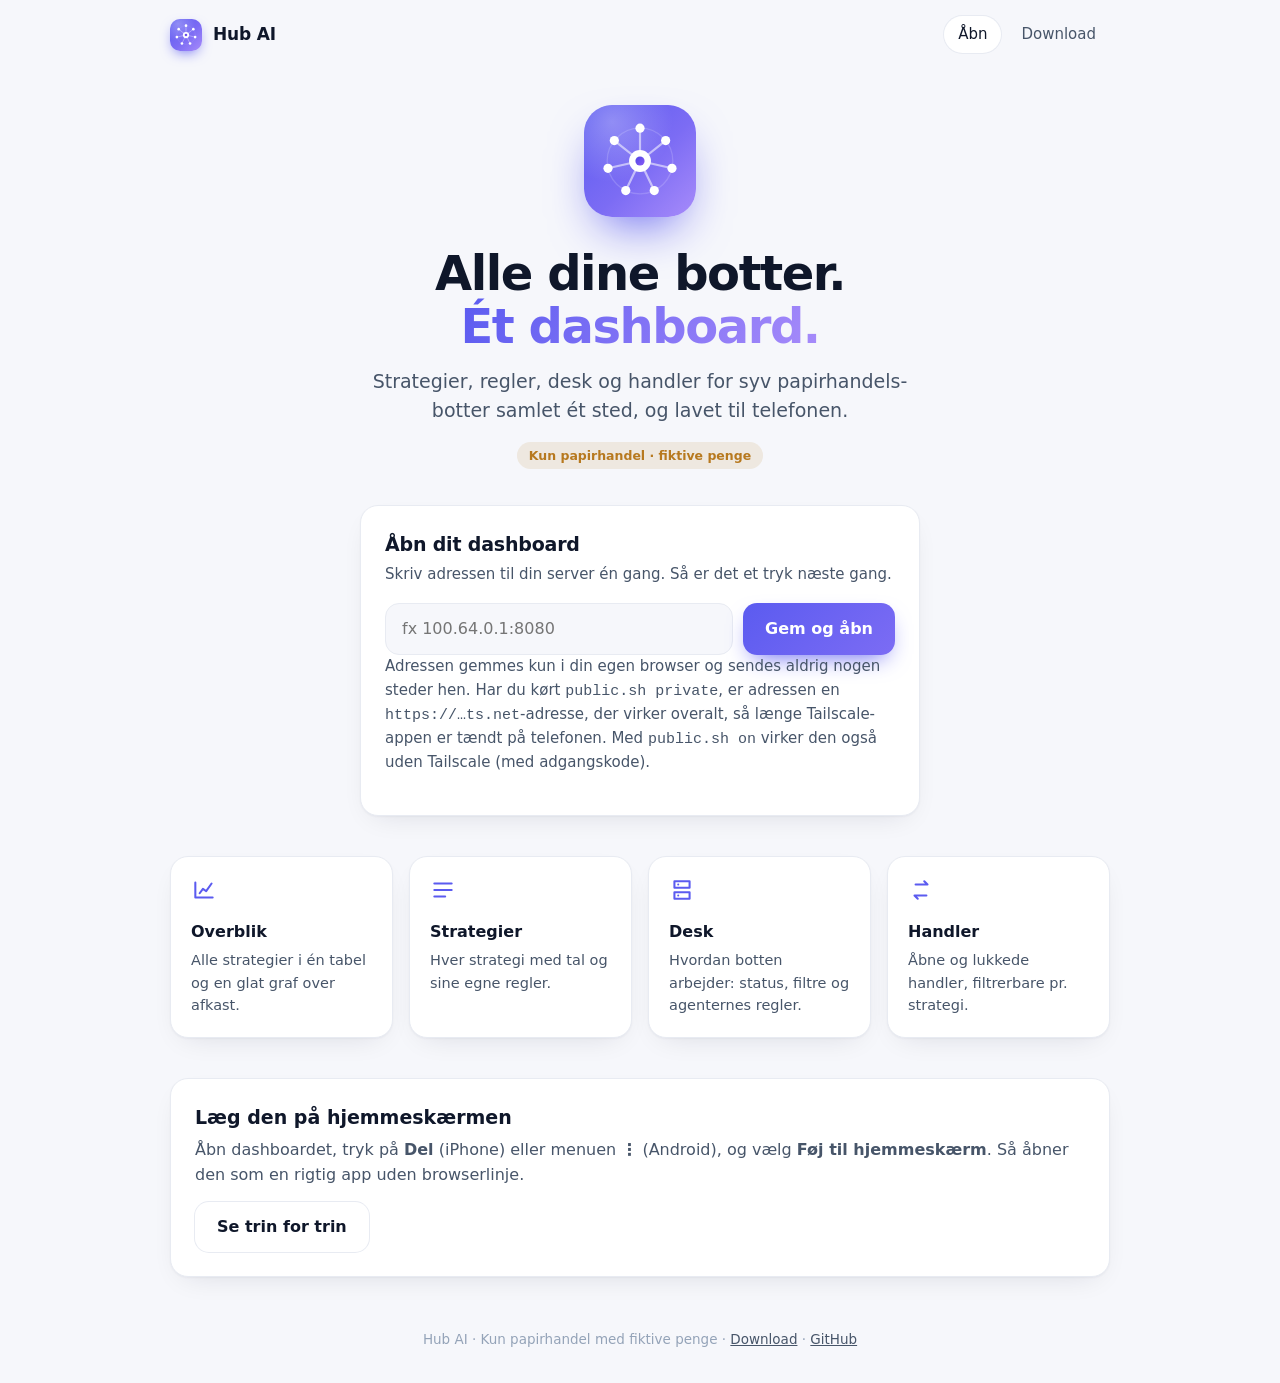
<file: index.html>
<!doctype html>
<html lang="da">
<head>
<meta charset="utf-8">
<meta name="viewport" content="width=device-width, initial-scale=1, viewport-fit=cover">
<title>Hub AI – alle dine botter ét sted</title>
<meta name="description" content="Strategier, regler, desk og handler for syv papirhandels-botter i ét dashboard. Kun papirhandel med fiktive penge.">
<meta name="theme-color" content="#f6f7fb" media="(prefers-color-scheme: light)">
<meta name="theme-color" content="#0b0e14" media="(prefers-color-scheme: dark)">
<meta name="color-scheme" content="light dark">
<meta property="og:title" content="Hub AI"><meta property="og:description" content="Alle dine papirhandels-botter ét sted.">
<meta property="og:image" content="https://dani-gh1.github.io/Hub-AI/assets/og-image.png"><meta property="og:type" content="website">
<meta name="apple-mobile-web-app-capable" content="yes"><meta name="apple-mobile-web-app-title" content="Hub AI">
<link rel="manifest" href="manifest.webmanifest">
<link rel="icon" href="assets/favicon.svg" type="image/svg+xml"><link rel="icon" href="assets/favicon-32.png" sizes="32x32" type="image/png">
<link rel="apple-touch-icon" href="assets/apple-touch-icon.png">
<link rel="stylesheet" href="assets/site.css">
</head>
<body>
<div class="wrap">
  <nav class="top">
    <a class="brand" href="./"><img src="assets/logo.svg" alt="">Hub AI</a>
    <div class="links"><a href="./" aria-current="page">Åbn</a><a href="download/">Download</a></div>
  </nav>

  <header class="hero">
    <img class="big" src="assets/logo.svg" alt="Hub AI-logo">
    <h1>Alle dine botter.<br><em>Ét dashboard.</em></h1>
    <p class="lead">Strategier, regler, desk og handler for syv papirhandels-botter samlet ét sted, og lavet til telefonen.</p>
    <span class="badge">Kun papirhandel · fiktive penge</span>
  </header>

  <section class="card launch" id="launch" aria-labelledby="lt">
    <div id="saved" class="saved">
      <h2 id="lt">Velkommen tilbage</h2>
      <p>Dit dashboard ligger på <span class="addr" id="addr"></span></p>
      <a class="btn big" id="open" href="#">Åbn dashboard →</a>
      <div class="count" id="count"></div>
      <div class="linkrow"><button type="button" id="change">Skift adresse</button><button type="button" id="auto"></button></div>
    </div>
    <form id="setup" autocomplete="off">
      <h2>Åbn dit dashboard</h2>
      <p>Skriv adressen til din server én gang. Så er det et tryk næste gang.</p>
      <div class="row">
        <input type="text" id="input" inputmode="url" autocapitalize="off" autocorrect="off" spellcheck="false" placeholder="fx 100.64.0.1:8080" aria-label="Serverens adresse">
        <button class="btn" type="submit">Gem og åbn</button>
      </div>
      <p class="hint" id="err" role="alert" style="color:var(--warn);display:none"></p>
      <p class="hint">Adressen gemmes kun i din egen browser og sendes aldrig nogen steder hen. Har du kørt <code>public.sh private</code>, er adressen en <code>https://…ts.net</code>-adresse, der virker overalt, så længe Tailscale-appen er tændt på telefonen. Med <code>public.sh on</code> virker den også uden Tailscale (med adgangskode).</p>
    </form>
  </section>

  <section class="grid" aria-label="Det kan du">
    <div class="card feat"><svg viewBox="0 0 24 24"><path d="M4 19V5M4 19h16M8 15l3-4 3 2 5-7"/></svg><h3>Overblik</h3><p>Alle strategier i én tabel og en glat graf over afkast.</p></div>
    <div class="card feat"><svg viewBox="0 0 24 24"><path d="M4 6h16M4 12h16M4 18h10"/></svg><h3>Strategier</h3><p>Hver strategi med tal og sine egne regler.</p></div>
    <div class="card feat"><svg viewBox="0 0 24 24"><path d="M5 4h14v6H5zM5 14h14v6H5zM8.5 7h.01M8.5 17h.01"/></svg><h3>Desk</h3><p>Hvordan botten arbejder: status, filtre og agenternes regler.</p></div>
    <div class="card feat"><svg viewBox="0 0 24 24"><path d="M7 7h11l-3-3M17 17H6l3 3"/></svg><h3>Handler</h3><p>Åbne og lukkede handler, filtrerbare pr. strategi.</p></div>
  </section>

  <section class="card" style="margin-bottom:8px">
    <h2 style="margin:0 0 6px;font-size:19px">Læg den på hjemmeskærmen</h2>
    <p class="sub" style="margin:0 0 14px">Åbn dashboardet, tryk på <b>Del</b> (iPhone) eller menuen <b>⋮</b> (Android), og vælg <b>Føj til hjemmeskærm</b>. Så åbner den som en rigtig app uden browserlinje.</p>
    <a class="btn ghost" href="download/#hjemmeskaerm">Se trin for trin</a>
  </section>

  <footer>Hub AI · Kun papirhandel med fiktive penge · <a href="download/">Download</a> · <a href="https://github.com/Dani-gh1/Hub-AI">GitHub</a></footer>
</div>
<script>
"use strict";
const K = { addr: "hub.addr", auto: "hub.auto" };
const $ = (id) => document.getElementById(id);
const get = (k) => { try { return localStorage.getItem(k); } catch (e) { return null; } };
const set = (k, v) => { try { v == null ? localStorage.removeItem(k) : localStorage.setItem(k, v); } catch (e) {} };
let timer = null;

function clean(raw) {                       // "100.64.0.1" -> "http://100.64.0.1:8080/"
  let s = String(raw || "").trim().replace(/\s+/g, "");
  if (!s) return null;
  const scheme = /^https:\/\//i.test(s) ? "https" : "http";
  s = s.replace(/^https?:\/\//i, "").replace(/\/.*$/, "");
  if (!/^[A-Za-z0-9.-]+(:\d{1,5})?$/.test(s)) return null;
  if (!/:\d+$/.test(s) && scheme === "http") s += ":8080";
  return { shown: scheme === "https" ? `https://${s}` : s, url: `${scheme}://${s}/` };
}
function show() {
  const saved = clean(get(K.addr));
  $("saved").style.display = saved ? "block" : "none";
  $("setup").style.display = saved ? "none" : "block";
  if (!saved) return;
  $("addr").textContent = saved.shown; $("open").href = saved.url;
  const auto = get(K.auto) !== "off";
  $("auto").textContent = auto ? "Åbn ikke automatisk" : "Åbn automatisk";
  clearInterval(timer); $("count").style.display = "none";
  const stay = new URLSearchParams(location.search).has("stay") || location.hash === "#stay";
  if (auto && !stay) {
    let n = 3; $("count").style.display = "block";
    const tick = () => { $("count").textContent = `Åbner om ${n} … (tryk “Skift adresse” for at blive her)`; if (n-- <= 0) { clearInterval(timer); location.href = saved.url; } };
    tick(); timer = setInterval(tick, 1000);
  }
}
$("setup").addEventListener("submit", (e) => {
  e.preventDefault();
  const c = clean($("input").value);
  if (!c) { $("err").textContent = "Det ligner ikke en adresse. Skriv fx 100.64.0.1:8080 eller serverens navn."; $("err").style.display = "block"; return; }
  set(K.addr, c.url); location.href = c.url;
});
$("change").addEventListener("click", () => { clearInterval(timer); set(K.addr, null); $("input").value = ""; show(); $("input").focus(); });
$("auto").addEventListener("click", () => { set(K.auto, get(K.auto) === "off" ? "on" : "off"); clearInterval(timer); history.replaceState(null, "", "#stay"); show(); });
// Et delbart link med adressen i: .../Hub-AI/?server=100.64.0.1:8080
const q = new URLSearchParams(location.search).get("server");
if (q && clean(q)) { set(K.addr, clean(q).url); history.replaceState(null, "", location.pathname); }
show();
if ("serviceWorker" in navigator) navigator.serviceWorker.register("sw.js").catch(() => {});
</script>
</body>
</html>
</file>
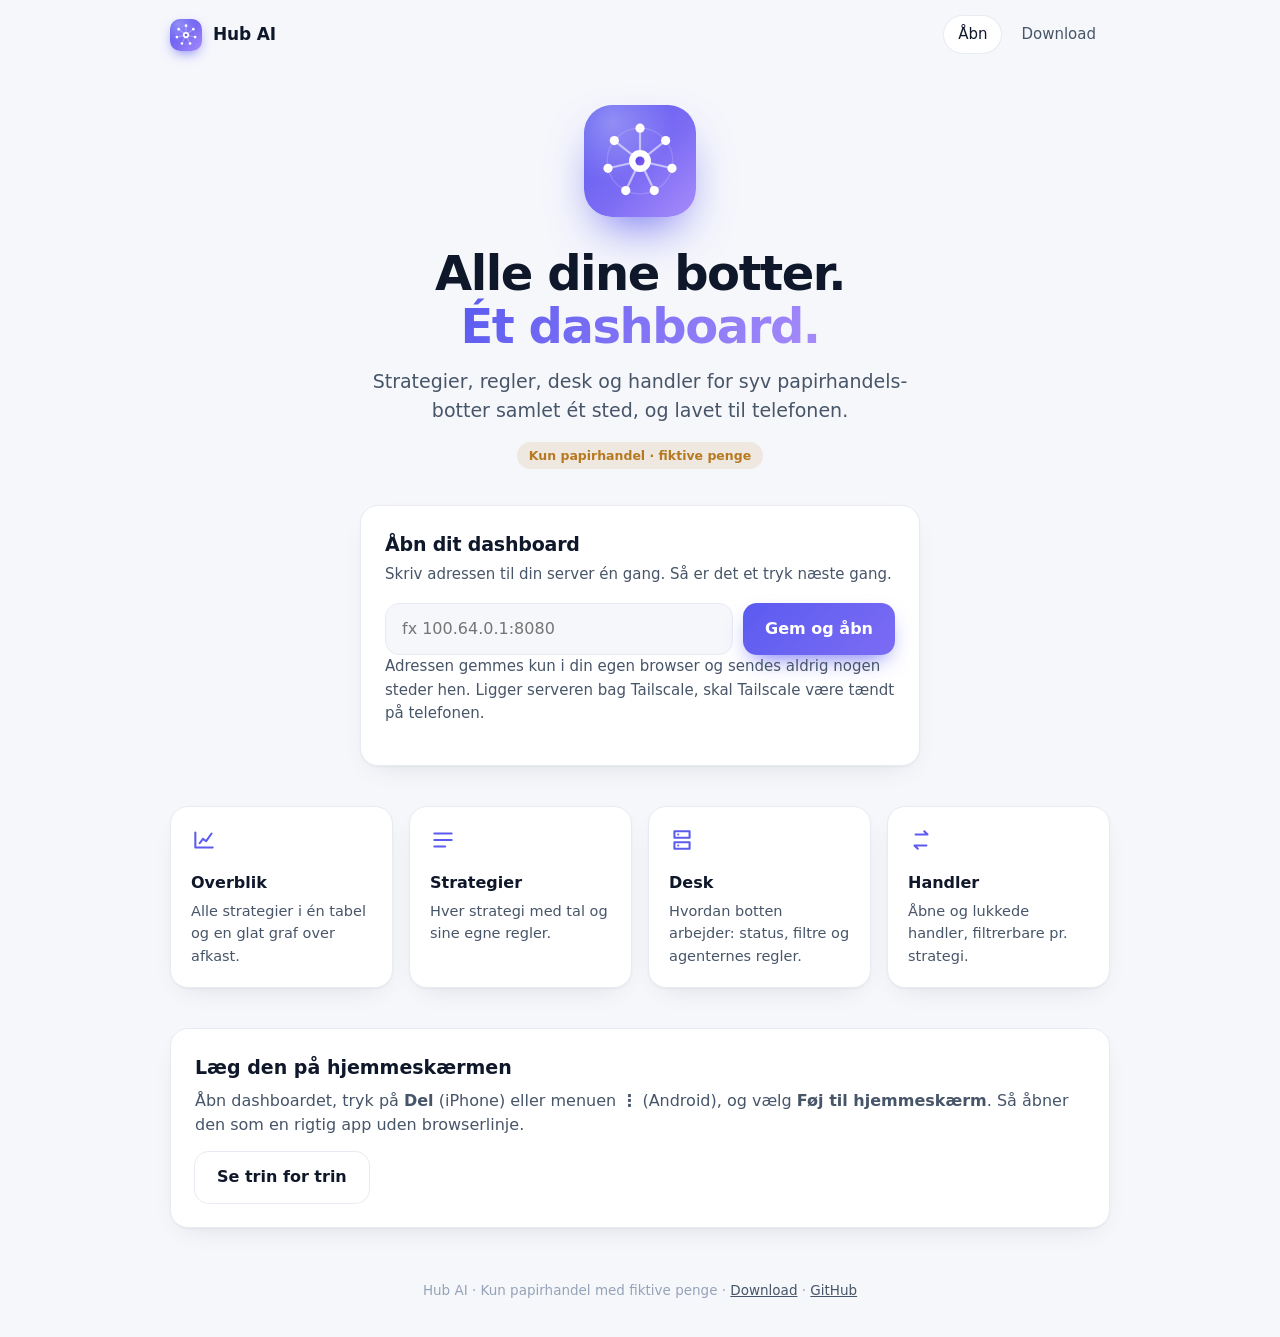
<file: docs/index.html>
<!doctype html>
<html lang="da">
<head>
<meta charset="utf-8">
<meta name="viewport" content="width=device-width, initial-scale=1, viewport-fit=cover">
<title>Hub AI – alle dine botter ét sted</title>
<meta name="description" content="Strategier, regler, desk og handler for syv papirhandels-botter i ét dashboard. Kun papirhandel med fiktive penge.">
<meta name="theme-color" content="#f6f7fb" media="(prefers-color-scheme: light)">
<meta name="theme-color" content="#0b0e14" media="(prefers-color-scheme: dark)">
<meta name="color-scheme" content="light dark">
<meta property="og:title" content="Hub AI"><meta property="og:description" content="Alle dine papirhandels-botter ét sted.">
<meta property="og:image" content="https://dani-gh1.github.io/Hub-AI/assets/og-image.png"><meta property="og:type" content="website">
<meta name="apple-mobile-web-app-capable" content="yes"><meta name="apple-mobile-web-app-title" content="Hub AI">
<link rel="manifest" href="manifest.webmanifest">
<link rel="icon" href="assets/favicon.svg" type="image/svg+xml"><link rel="icon" href="assets/favicon-32.png" sizes="32x32" type="image/png">
<link rel="apple-touch-icon" href="assets/apple-touch-icon.png">
<link rel="stylesheet" href="assets/site.css">
</head>
<body>
<div class="wrap">
  <nav class="top">
    <a class="brand" href="./"><img src="assets/logo.svg" alt="">Hub AI</a>
    <div class="links"><a href="./" aria-current="page">Åbn</a><a href="download/">Download</a></div>
  </nav>

  <header class="hero">
    <img class="big" src="assets/logo.svg" alt="Hub AI-logo">
    <h1>Alle dine botter.<br><em>Ét dashboard.</em></h1>
    <p class="lead">Strategier, regler, desk og handler for syv papirhandels-botter samlet ét sted, og lavet til telefonen.</p>
    <span class="badge">Kun papirhandel · fiktive penge</span>
  </header>

  <section class="card launch" id="launch" aria-labelledby="lt">
    <div id="saved" class="saved">
      <h2 id="lt">Velkommen tilbage</h2>
      <p>Dit dashboard ligger på <span class="addr" id="addr"></span></p>
      <a class="btn big" id="open" href="#">Åbn dashboard →</a>
      <div class="count" id="count"></div>
      <div class="linkrow"><button type="button" id="change">Skift adresse</button><button type="button" id="auto"></button></div>
    </div>
    <form id="setup" autocomplete="off">
      <h2>Åbn dit dashboard</h2>
      <p>Skriv adressen til din server én gang. Så er det et tryk næste gang.</p>
      <div class="row">
        <input type="text" id="input" inputmode="url" autocapitalize="off" autocorrect="off" spellcheck="false" placeholder="fx 100.64.0.1:8080" aria-label="Serverens adresse">
        <button class="btn" type="submit">Gem og åbn</button>
      </div>
      <p class="hint" id="err" role="alert" style="color:var(--warn);display:none"></p>
      <p class="hint">Adressen gemmes kun i din egen browser og sendes aldrig nogen steder hen. Ligger serveren bag Tailscale, skal Tailscale være tændt på telefonen.</p>
    </form>
  </section>

  <section class="grid" aria-label="Det kan du">
    <div class="card feat"><svg viewBox="0 0 24 24"><path d="M4 19V5M4 19h16M8 15l3-4 3 2 5-7"/></svg><h3>Overblik</h3><p>Alle strategier i én tabel og en glat graf over afkast.</p></div>
    <div class="card feat"><svg viewBox="0 0 24 24"><path d="M4 6h16M4 12h16M4 18h10"/></svg><h3>Strategier</h3><p>Hver strategi med tal og sine egne regler.</p></div>
    <div class="card feat"><svg viewBox="0 0 24 24"><path d="M5 4h14v6H5zM5 14h14v6H5zM8.5 7h.01M8.5 17h.01"/></svg><h3>Desk</h3><p>Hvordan botten arbejder: status, filtre og agenternes regler.</p></div>
    <div class="card feat"><svg viewBox="0 0 24 24"><path d="M7 7h11l-3-3M17 17H6l3 3"/></svg><h3>Handler</h3><p>Åbne og lukkede handler, filtrerbare pr. strategi.</p></div>
  </section>

  <section class="card" style="margin-bottom:8px">
    <h2 style="margin:0 0 6px;font-size:19px">Læg den på hjemmeskærmen</h2>
    <p class="sub" style="margin:0 0 14px">Åbn dashboardet, tryk på <b>Del</b> (iPhone) eller menuen <b>⋮</b> (Android), og vælg <b>Føj til hjemmeskærm</b>. Så åbner den som en rigtig app uden browserlinje.</p>
    <a class="btn ghost" href="download/#hjemmeskaerm">Se trin for trin</a>
  </section>

  <footer>Hub AI · Kun papirhandel med fiktive penge · <a href="download/">Download</a> · <a href="https://github.com/Dani-gh1/Hub-AI">GitHub</a></footer>
</div>
<script>
"use strict";
const K = { addr: "hub.addr", auto: "hub.auto" };
const $ = (id) => document.getElementById(id);
const get = (k) => { try { return localStorage.getItem(k); } catch (e) { return null; } };
const set = (k, v) => { try { v == null ? localStorage.removeItem(k) : localStorage.setItem(k, v); } catch (e) {} };
let timer = null;

function clean(raw) {                       // "100.64.0.1" -> "http://100.64.0.1:8080/"
  let s = String(raw || "").trim().replace(/\s+/g, "");
  if (!s) return null;
  const scheme = /^https:\/\//i.test(s) ? "https" : "http";
  s = s.replace(/^https?:\/\//i, "").replace(/\/.*$/, "");
  if (!/^[A-Za-z0-9.-]+(:\d{1,5})?$/.test(s)) return null;
  if (!/:\d+$/.test(s) && scheme === "http") s += ":8080";
  return { shown: scheme === "https" ? `https://${s}` : s, url: `${scheme}://${s}/` };
}
function show() {
  const saved = clean(get(K.addr));
  $("saved").style.display = saved ? "block" : "none";
  $("setup").style.display = saved ? "none" : "block";
  if (!saved) return;
  $("addr").textContent = saved.shown; $("open").href = saved.url;
  const auto = get(K.auto) !== "off";
  $("auto").textContent = auto ? "Åbn ikke automatisk" : "Åbn automatisk";
  clearInterval(timer); $("count").style.display = "none";
  const stay = new URLSearchParams(location.search).has("stay") || location.hash === "#stay";
  if (auto && !stay) {
    let n = 3; $("count").style.display = "block";
    const tick = () => { $("count").textContent = `Åbner om ${n} … (tryk “Skift adresse” for at blive her)`; if (n-- <= 0) { clearInterval(timer); location.href = saved.url; } };
    tick(); timer = setInterval(tick, 1000);
  }
}
$("setup").addEventListener("submit", (e) => {
  e.preventDefault();
  const c = clean($("input").value);
  if (!c) { $("err").textContent = "Det ligner ikke en adresse. Skriv fx 100.64.0.1:8080 eller serverens navn."; $("err").style.display = "block"; return; }
  set(K.addr, c.url); location.href = c.url;
});
$("change").addEventListener("click", () => { clearInterval(timer); set(K.addr, null); $("input").value = ""; show(); $("input").focus(); });
$("auto").addEventListener("click", () => { set(K.auto, get(K.auto) === "off" ? "on" : "off"); clearInterval(timer); history.replaceState(null, "", "#stay"); show(); });
// Et delbart link med adressen i: .../Hub-AI/?server=100.64.0.1:8080
const q = new URLSearchParams(location.search).get("server");
if (q && clean(q)) { set(K.addr, clean(q).url); history.replaceState(null, "", location.pathname); }
show();
</script>
</body>
</html>
</file>
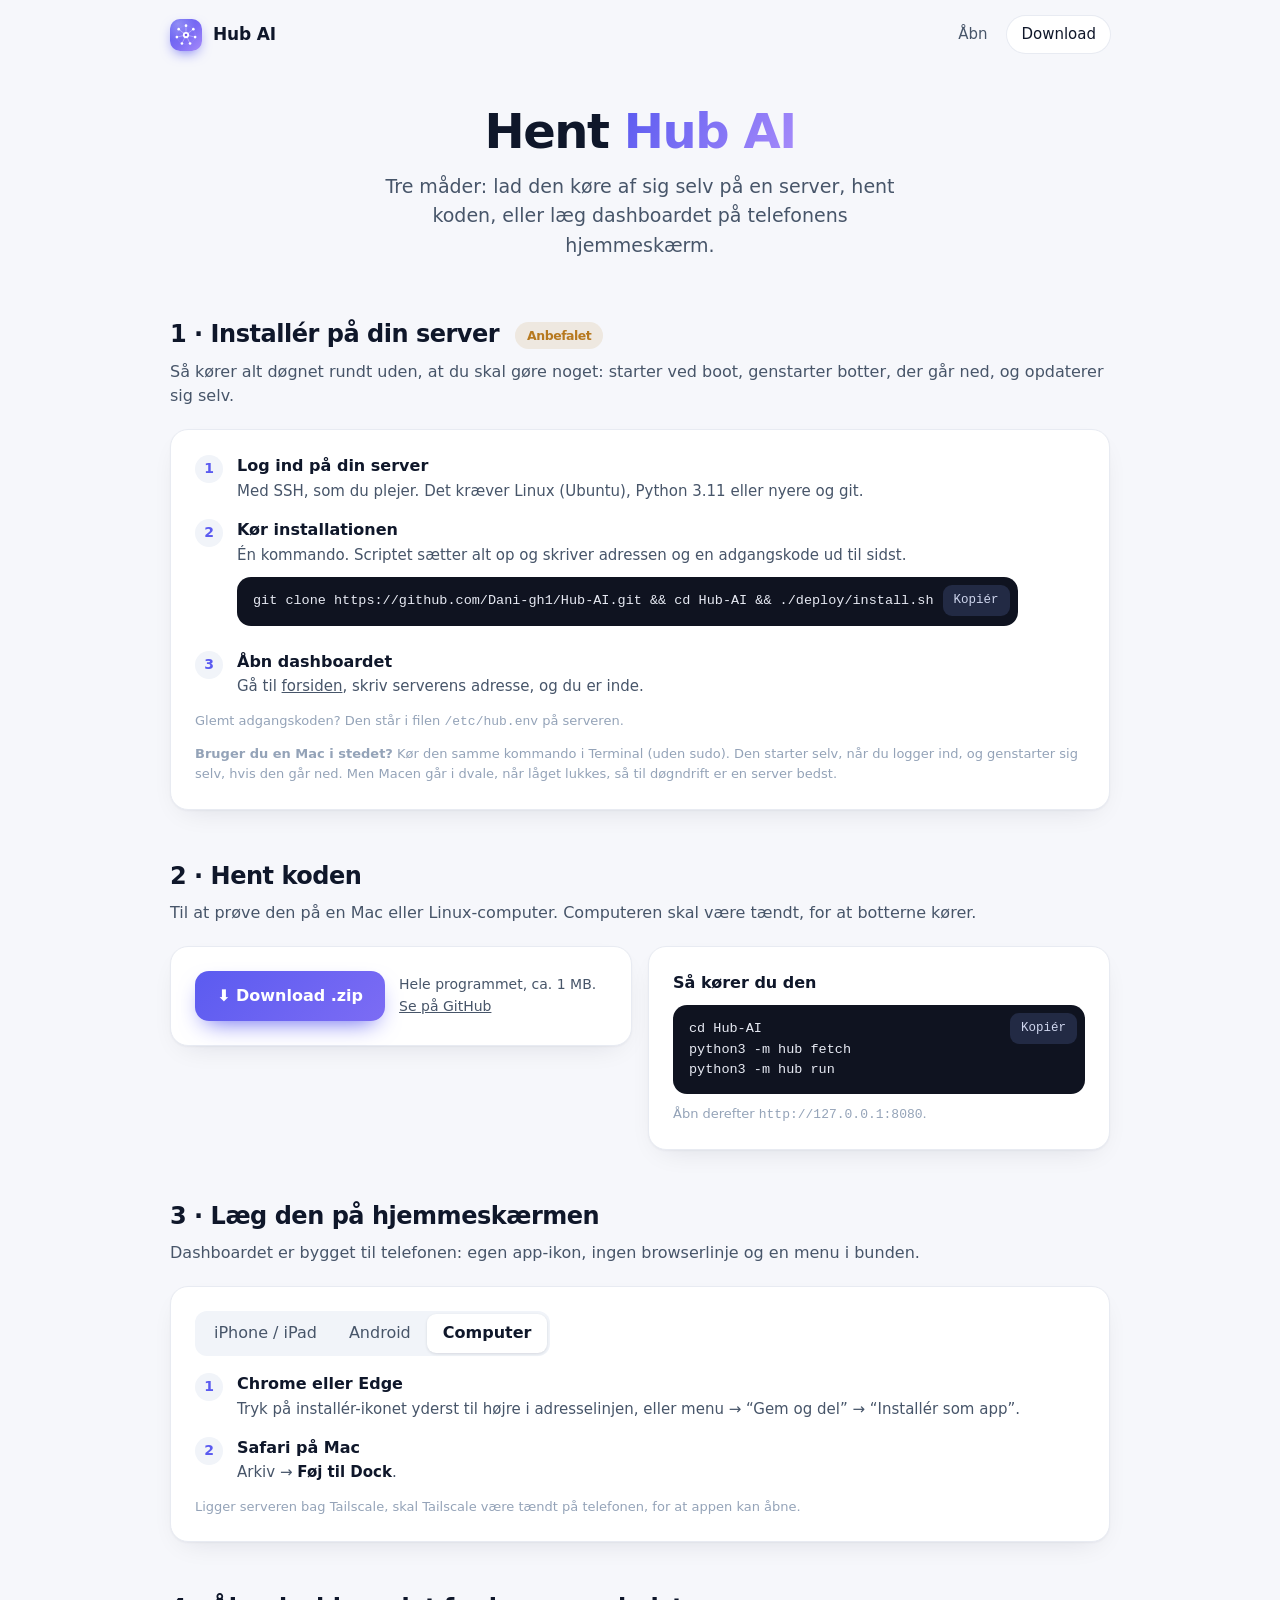
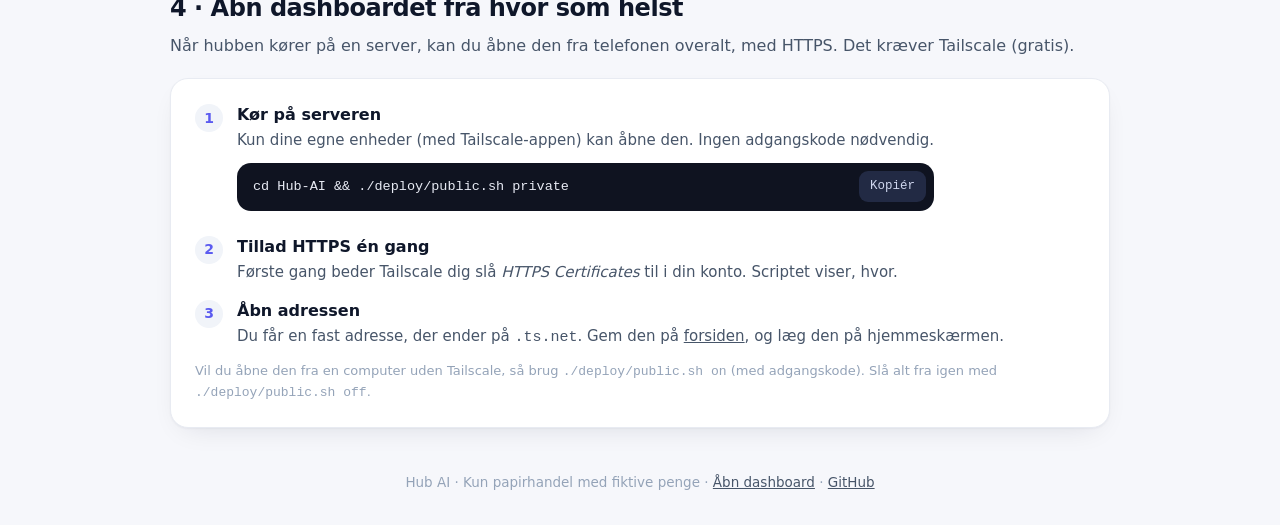
<file: download/index.html>
<!doctype html>
<html lang="da">
<head>
<meta charset="utf-8">
<meta name="viewport" content="width=device-width, initial-scale=1, viewport-fit=cover">
<title>Download Hub AI</title>
<meta name="description" content="Hent Hub AI: installér på din server, hent koden eller læg dashboardet på hjemmeskærmen.">
<meta name="theme-color" content="#f6f7fb" media="(prefers-color-scheme: light)">
<meta name="theme-color" content="#0b0e14" media="(prefers-color-scheme: dark)">
<meta name="color-scheme" content="light dark">
<meta property="og:title" content="Download Hub AI"><meta property="og:image" content="https://dani-gh1.github.io/Hub-AI/assets/og-image.png">
<link rel="manifest" href="../manifest.webmanifest">
<link rel="icon" href="../assets/favicon.svg" type="image/svg+xml"><link rel="icon" href="../assets/favicon-32.png" sizes="32x32" type="image/png">
<link rel="apple-touch-icon" href="../assets/apple-touch-icon.png">
<link rel="stylesheet" href="../assets/site.css">
</head>
<body>
<div class="wrap">
  <nav class="top">
    <a class="brand" href="../"><img src="../assets/logo.svg" alt="">Hub AI</a>
    <div class="links"><a href="../">Åbn</a><a href="./" aria-current="page">Download</a></div>
  </nav>

  <header class="hero" style="padding-bottom:8px">
    <h1>Hent <em>Hub AI</em></h1>
    <p class="lead">Tre måder: lad den køre af sig selv på en server, hent koden, eller læg dashboardet på telefonens hjemmeskærm.</p>
  </header>

  <h2 class="sec" id="server">1 · Installér på din server <span class="badge" style="margin:0 0 0 8px;vertical-align:middle">Anbefalet</span></h2>
  <p class="sub">Så kører alt døgnet rundt uden, at du skal gøre noget: starter ved boot, genstarter botter, der går ned, og opdaterer sig selv.</p>
  <div class="card">
    <ol class="steps">
      <li><div><b>Log ind på din server</b><span>Med SSH, som du plejer. Det kræver Linux (Ubuntu), Python 3.11 eller nyere og git.</span></div></li>
      <li><div><b>Kør installationen</b><span>Én kommando. Scriptet sætter alt op og skriver adressen og en adgangskode ud til sidst.</span>
        <div class="code"><code id="c1">git clone https://github.com/Dani-gh1/Hub-AI.git &amp;&amp; cd Hub-AI &amp;&amp; ./deploy/install.sh</code><button type="button" data-copy="c1">Kopiér</button></div></div></li>
      <li><div><b>Åbn dashboardet</b><span>Gå til <a href="../">forsiden</a>, skriv serverens adresse, og du er inde.</span></div></li>
    </ol>
    <p class="hint">Glemt adgangskoden? Den står i filen <code>/etc/hub.env</code> på serveren.</p>
    <p class="hint"><b>Bruger du en Mac i stedet?</b> Kør den samme kommando i Terminal (uden sudo). Den starter selv, når du logger ind, og genstarter sig selv, hvis den går ned. Men Macen går i dvale, når låget lukkes, så til døgndrift er en server bedst.</p>
  </div>

  <h2 class="sec" id="kode">2 · Hent koden</h2>
  <p class="sub">Til at prøve den på en Mac eller Linux-computer. Computeren skal være tændt, for at botterne kører.</p>
  <div class="two">
    <div class="card">
      <div class="dl"><a class="btn" href="https://github.com/Dani-gh1/Hub-AI/archive/refs/heads/main.zip" download>⬇ Download .zip</a>
        <span class="meta">Hele programmet, ca. 1 MB.<br><a href="https://github.com/Dani-gh1/Hub-AI">Se på GitHub</a></span></div>
    </div>
    <div class="card">
      <b>Så kører du den</b>
      <div class="code"><code id="c2">cd Hub-AI
python3 -m hub fetch
python3 -m hub run</code><button type="button" data-copy="c2">Kopiér</button></div>
      <p class="hint" style="margin-top:0">Åbn derefter <code>http://127.0.0.1:8080</code>.</p>
    </div>
  </div>

  <h2 class="sec" id="hjemmeskaerm">3 · Læg den på hjemmeskærmen</h2>
  <p class="sub">Dashboardet er bygget til telefonen: egen app-ikon, ingen browserlinje og en menu i bunden.</p>
  <div class="card">
    <div class="tabs" role="tablist" aria-label="Enhed">
      <button type="button" role="tab" aria-selected="true" data-p="ios">iPhone / iPad</button>
      <button type="button" role="tab" aria-selected="false" data-p="android">Android</button>
      <button type="button" role="tab" aria-selected="false" data-p="pc">Computer</button>
    </div>
    <div class="panel" id="p-ios"><ol class="steps">
      <li><div><b>Åbn dit dashboard i Safari</b><span>Brug den adresse, du gemte på <a href="../">forsiden</a>. Det skal være Safari, ikke en anden browser.</span></div></li>
      <li><div><b>Tryk på Del-knappen</b><span>Firkanten med pilen op, nederst på skærmen (eller øverst på iPad).</span></div></li>
      <li><div><b>Vælg “Føj til hjemmeskærm”</b><span>Rul lidt ned i listen, hvis du ikke kan se den. Tryk <b>Tilføj</b>.</span></div></li>
    </ol></div>
    <div class="panel" id="p-android" hidden><ol class="steps">
      <li><div><b>Åbn dit dashboard i Chrome</b><span>Brug den adresse, du gemte på <a href="../">forsiden</a>.</span></div></li>
      <li><div><b>Tryk på menuen ⋮</b><span>De tre prikker øverst til højre.</span></div></li>
      <li><div><b>Vælg “Føj til startskærm” eller “Installér app”</b><span>Bekræft med <b>Tilføj</b>. Ikonet ligger nu mellem dine andre apps.</span></div></li>
    </ol></div>
    <div class="panel" id="p-pc" hidden><ol class="steps">
      <li><div><b>Chrome eller Edge</b><span>Tryk på installér-ikonet yderst til højre i adresselinjen, eller menu → “Gem og del” → “Installér som app”.</span></div></li>
      <li><div><b>Safari på Mac</b><span>Arkiv → <b>Føj til Dock</b>.</span></div></li>
    </ol></div>
    <p class="hint">Ligger serveren bag Tailscale, skal Tailscale være tændt på telefonen, for at appen kan åbne.</p>
  </div>

  <h2 class="sec" id="overalt">4 · Åbn dashboardet fra hvor som helst</h2>
  <p class="sub">Når hubben kører på en server, kan du åbne den fra telefonen overalt, med HTTPS. Det kræver Tailscale (gratis).</p>
  <div class="card">
    <ol class="steps">
      <li><div><b>Kør på serveren</b><span>Kun dine egne enheder (med Tailscale-appen) kan åbne den. Ingen adgangskode nødvendig.
        <div class="code"><code id="c3">cd Hub-AI &amp;&amp; ./deploy/public.sh private</code><button type="button" data-copy="c3">Kopiér</button></div></span></div></li>
      <li><div><b>Tillad HTTPS én gang</b><span>Første gang beder Tailscale dig slå <i>HTTPS Certificates</i> til i din konto. Scriptet viser, hvor.</span></div></li>
      <li><div><b>Åbn adressen</b><span>Du får en fast adresse, der ender på <code>.ts.net</code>. Gem den på <a href="../">forsiden</a>, og læg den på hjemmeskærmen.</span></div></li>
    </ol>
    <p class="hint">Vil du åbne den fra en computer uden Tailscale, så brug <code>./deploy/public.sh on</code> (med adgangskode). Slå alt fra igen med <code>./deploy/public.sh off</code>.</p>
  </div>

  <footer>Hub AI · Kun papirhandel med fiktive penge · <a href="../">Åbn dashboard</a> · <a href="https://github.com/Dani-gh1/Hub-AI">GitHub</a></footer>
</div>
<script>
"use strict";
document.querySelectorAll("[data-copy]").forEach((b) => b.addEventListener("click", async () => {
  const text = document.getElementById(b.dataset.copy).innerText.replace(/ /g, " ");
  try { await navigator.clipboard.writeText(text); } catch (e) {
    const t = document.createElement("textarea"); t.value = text; document.body.append(t); t.select();
    try { document.execCommand("copy"); } catch (_) {} t.remove();
  }
  const old = b.textContent; b.textContent = "Kopieret ✓"; setTimeout(() => (b.textContent = old), 1600);
}));
const tabs = [...document.querySelectorAll(".tabs button")];
function pick(id) {
  tabs.forEach((t) => t.setAttribute("aria-selected", String(t.dataset.p === id)));
  ["ios", "android", "pc"].forEach((p) => (document.getElementById("p-" + p).hidden = p !== id));
}
tabs.forEach((t) => t.addEventListener("click", () => pick(t.dataset.p)));
if ("serviceWorker" in navigator) navigator.serviceWorker.register("../sw.js").catch(() => {});
if (/android/i.test(navigator.userAgent)) pick("android"); else if (!/iphone|ipad|ipod|macintosh/i.test(navigator.userAgent) && !/mobile/i.test(navigator.userAgent)) pick("pc");
</script>
</body>
</html>
</file>
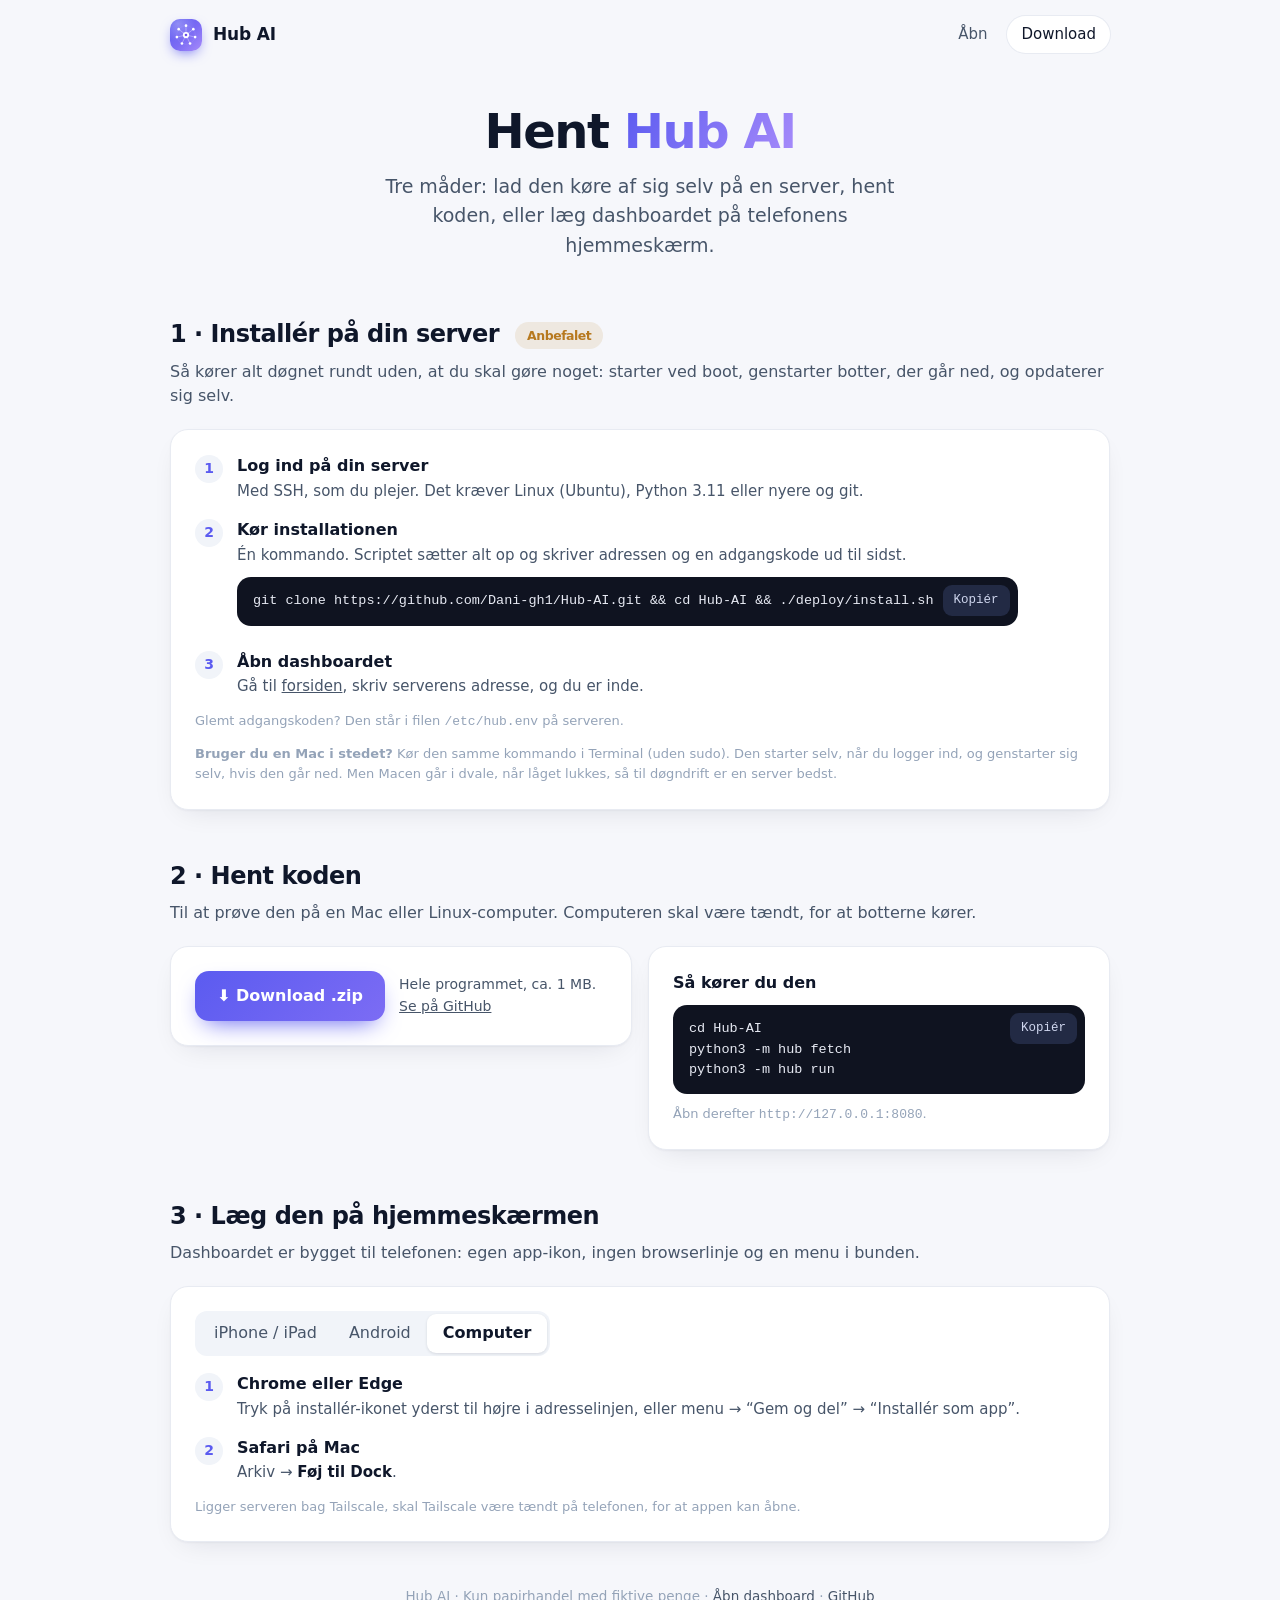
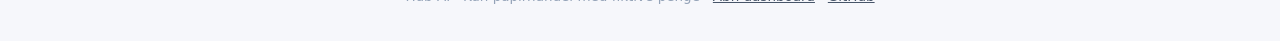
<file: docs/download/index.html>
<!doctype html>
<html lang="da">
<head>
<meta charset="utf-8">
<meta name="viewport" content="width=device-width, initial-scale=1, viewport-fit=cover">
<title>Download Hub AI</title>
<meta name="description" content="Hent Hub AI: installér på din server, hent koden eller læg dashboardet på hjemmeskærmen.">
<meta name="theme-color" content="#f6f7fb" media="(prefers-color-scheme: light)">
<meta name="theme-color" content="#0b0e14" media="(prefers-color-scheme: dark)">
<meta name="color-scheme" content="light dark">
<meta property="og:title" content="Download Hub AI"><meta property="og:image" content="https://dani-gh1.github.io/Hub-AI/assets/og-image.png">
<link rel="manifest" href="../manifest.webmanifest">
<link rel="icon" href="../assets/favicon.svg" type="image/svg+xml"><link rel="icon" href="../assets/favicon-32.png" sizes="32x32" type="image/png">
<link rel="apple-touch-icon" href="../assets/apple-touch-icon.png">
<link rel="stylesheet" href="../assets/site.css">
</head>
<body>
<div class="wrap">
  <nav class="top">
    <a class="brand" href="../"><img src="../assets/logo.svg" alt="">Hub AI</a>
    <div class="links"><a href="../">Åbn</a><a href="./" aria-current="page">Download</a></div>
  </nav>

  <header class="hero" style="padding-bottom:8px">
    <h1>Hent <em>Hub AI</em></h1>
    <p class="lead">Tre måder: lad den køre af sig selv på en server, hent koden, eller læg dashboardet på telefonens hjemmeskærm.</p>
  </header>

  <h2 class="sec" id="server">1 · Installér på din server <span class="badge" style="margin:0 0 0 8px;vertical-align:middle">Anbefalet</span></h2>
  <p class="sub">Så kører alt døgnet rundt uden, at du skal gøre noget: starter ved boot, genstarter botter, der går ned, og opdaterer sig selv.</p>
  <div class="card">
    <ol class="steps">
      <li><div><b>Log ind på din server</b><span>Med SSH, som du plejer. Det kræver Linux (Ubuntu), Python 3.11 eller nyere og git.</span></div></li>
      <li><div><b>Kør installationen</b><span>Én kommando. Scriptet sætter alt op og skriver adressen og en adgangskode ud til sidst.</span>
        <div class="code"><code id="c1">git clone https://github.com/Dani-gh1/Hub-AI.git &amp;&amp; cd Hub-AI &amp;&amp; ./deploy/install.sh</code><button type="button" data-copy="c1">Kopiér</button></div></div></li>
      <li><div><b>Åbn dashboardet</b><span>Gå til <a href="../">forsiden</a>, skriv serverens adresse, og du er inde.</span></div></li>
    </ol>
    <p class="hint">Glemt adgangskoden? Den står i filen <code>/etc/hub.env</code> på serveren.</p>
    <p class="hint"><b>Bruger du en Mac i stedet?</b> Kør den samme kommando i Terminal (uden sudo). Den starter selv, når du logger ind, og genstarter sig selv, hvis den går ned. Men Macen går i dvale, når låget lukkes, så til døgndrift er en server bedst.</p>
  </div>

  <h2 class="sec" id="kode">2 · Hent koden</h2>
  <p class="sub">Til at prøve den på en Mac eller Linux-computer. Computeren skal være tændt, for at botterne kører.</p>
  <div class="two">
    <div class="card">
      <div class="dl"><a class="btn" href="https://github.com/Dani-gh1/Hub-AI/archive/refs/heads/main.zip" download>⬇ Download .zip</a>
        <span class="meta">Hele programmet, ca. 1 MB.<br><a href="https://github.com/Dani-gh1/Hub-AI">Se på GitHub</a></span></div>
    </div>
    <div class="card">
      <b>Så kører du den</b>
      <div class="code"><code id="c2">cd Hub-AI
python3 -m hub fetch
python3 -m hub run</code><button type="button" data-copy="c2">Kopiér</button></div>
      <p class="hint" style="margin-top:0">Åbn derefter <code>http://127.0.0.1:8080</code>.</p>
    </div>
  </div>

  <h2 class="sec" id="hjemmeskaerm">3 · Læg den på hjemmeskærmen</h2>
  <p class="sub">Dashboardet er bygget til telefonen: egen app-ikon, ingen browserlinje og en menu i bunden.</p>
  <div class="card">
    <div class="tabs" role="tablist" aria-label="Enhed">
      <button type="button" role="tab" aria-selected="true" data-p="ios">iPhone / iPad</button>
      <button type="button" role="tab" aria-selected="false" data-p="android">Android</button>
      <button type="button" role="tab" aria-selected="false" data-p="pc">Computer</button>
    </div>
    <div class="panel" id="p-ios"><ol class="steps">
      <li><div><b>Åbn dit dashboard i Safari</b><span>Brug den adresse, du gemte på <a href="../">forsiden</a>. Det skal være Safari, ikke en anden browser.</span></div></li>
      <li><div><b>Tryk på Del-knappen</b><span>Firkanten med pilen op, nederst på skærmen (eller øverst på iPad).</span></div></li>
      <li><div><b>Vælg “Føj til hjemmeskærm”</b><span>Rul lidt ned i listen, hvis du ikke kan se den. Tryk <b>Tilføj</b>.</span></div></li>
    </ol></div>
    <div class="panel" id="p-android" hidden><ol class="steps">
      <li><div><b>Åbn dit dashboard i Chrome</b><span>Brug den adresse, du gemte på <a href="../">forsiden</a>.</span></div></li>
      <li><div><b>Tryk på menuen ⋮</b><span>De tre prikker øverst til højre.</span></div></li>
      <li><div><b>Vælg “Føj til startskærm” eller “Installér app”</b><span>Bekræft med <b>Tilføj</b>. Ikonet ligger nu mellem dine andre apps.</span></div></li>
    </ol></div>
    <div class="panel" id="p-pc" hidden><ol class="steps">
      <li><div><b>Chrome eller Edge</b><span>Tryk på installér-ikonet yderst til højre i adresselinjen, eller menu → “Gem og del” → “Installér som app”.</span></div></li>
      <li><div><b>Safari på Mac</b><span>Arkiv → <b>Føj til Dock</b>.</span></div></li>
    </ol></div>
    <p class="hint">Ligger serveren bag Tailscale, skal Tailscale være tændt på telefonen, for at appen kan åbne.</p>
  </div>

  <footer>Hub AI · Kun papirhandel med fiktive penge · <a href="../">Åbn dashboard</a> · <a href="https://github.com/Dani-gh1/Hub-AI">GitHub</a></footer>
</div>
<script>
"use strict";
document.querySelectorAll("[data-copy]").forEach((b) => b.addEventListener("click", async () => {
  const text = document.getElementById(b.dataset.copy).innerText.replace(/ /g, " ");
  try { await navigator.clipboard.writeText(text); } catch (e) {
    const t = document.createElement("textarea"); t.value = text; document.body.append(t); t.select();
    try { document.execCommand("copy"); } catch (_) {} t.remove();
  }
  const old = b.textContent; b.textContent = "Kopieret ✓"; setTimeout(() => (b.textContent = old), 1600);
}));
const tabs = [...document.querySelectorAll(".tabs button")];
function pick(id) {
  tabs.forEach((t) => t.setAttribute("aria-selected", String(t.dataset.p === id)));
  ["ios", "android", "pc"].forEach((p) => (document.getElementById("p-" + p).hidden = p !== id));
}
tabs.forEach((t) => t.addEventListener("click", () => pick(t.dataset.p)));
if (/android/i.test(navigator.userAgent)) pick("android"); else if (!/iphone|ipad|ipod|macintosh/i.test(navigator.userAgent) && !/mobile/i.test(navigator.userAgent)) pick("pc");
</script>
</body>
</html>
</file>
<file: assets/site.css>
:root{--bg:#f6f7fb;--surface:#fff;--ink:#0f172a;--ink2:#475569;--mute:#94a3b8;--line:#e8ebf2;--soft:#f1f4f9;--acc:#5b5bf0;--acc2:#a78bfa;--pos:#0f9d6a;--warn:#b7791f;
  --shadow:0 1px 2px rgba(15,23,42,.04),0 10px 30px -14px rgba(15,23,42,.14);--r:18px}
@media (prefers-color-scheme:dark){:root{--bg:#0b0e14;--surface:#141821;--ink:#eef1f7;--ink2:#a7b0c0;--mute:#667085;--line:#222836;--soft:#1a1f2b;--acc:#8b8bff;--pos:#3ddc97;--warn:#e5b45a;
  --shadow:0 1px 2px rgba(0,0,0,.3),0 14px 32px -16px rgba(0,0,0,.65)}}
*{box-sizing:border-box;-webkit-tap-highlight-color:transparent}
html{-webkit-text-size-adjust:100%;scroll-behavior:smooth}
body{margin:0;background:var(--bg);color:var(--ink);font:16px/1.55 Inter,ui-sans-serif,system-ui,-apple-system,"Segoe UI",Roboto,sans-serif;-webkit-font-smoothing:antialiased;
  padding:env(safe-area-inset-top) env(safe-area-inset-right) env(safe-area-inset-bottom) env(safe-area-inset-left)}
a{color:inherit}button,input{font:inherit;color:inherit}
.wrap{max-width:980px;margin:0 auto;padding:0 20px}
nav.top{display:flex;align-items:center;gap:12px;padding:16px 0}
nav.top .brand{display:flex;align-items:center;gap:11px;text-decoration:none;font-weight:700;letter-spacing:-.01em;font-size:17px}
nav.top img{width:32px;height:32px;border-radius:10px;box-shadow:0 5px 14px -5px var(--acc)}
nav.top .links{margin-left:auto;display:flex;gap:6px}
nav.top .links a{text-decoration:none;color:var(--ink2);padding:7px 14px;border-radius:99px;font-size:15px;transition:background .15s,color .15s}
nav.top .links a:hover,nav.top .links a[aria-current]{background:var(--surface);color:var(--ink);box-shadow:0 0 0 1px var(--line)}
.hero{text-align:center;padding:36px 0 28px}
.hero img.big{width:112px;height:112px;border-radius:28px;box-shadow:0 22px 50px -18px var(--acc);margin-bottom:22px}
h1{font-size:clamp(30px,6vw,48px);line-height:1.1;letter-spacing:-.03em;margin:0 0 14px}
h1 em{font-style:normal;background:linear-gradient(120deg,var(--acc),var(--acc2));-webkit-background-clip:text;background-clip:text;color:transparent}
.lead{color:var(--ink2);max-width:560px;margin:0 auto;font-size:clamp(16px,2.4vw,19px)}
.badge{display:inline-block;margin-top:16px;font-size:12.5px;font-weight:600;color:var(--warn);background:color-mix(in srgb,var(--warn) 12%,transparent);border-radius:99px;padding:4px 12px}
.card{background:var(--surface);border:1px solid var(--line);border-radius:var(--r);box-shadow:var(--shadow);padding:24px}
.launch{max-width:560px;margin:8px auto 40px}
.launch h2{margin:0 0 4px;font-size:19px;letter-spacing:-.01em}.launch p{margin:0 0 16px;color:var(--ink2);font-size:15px}
.row{display:flex;gap:10px}
input[type=text]{flex:1;min-width:0;background:var(--bg);border:1px solid var(--line);border-radius:14px;padding:13px 16px;font-size:16px}
input[type=text]:focus{outline:2px solid var(--acc);outline-offset:1px}
.btn{display:inline-flex;align-items:center;justify-content:center;gap:8px;border:0;cursor:pointer;text-decoration:none;font-weight:600;padding:13px 22px;border-radius:14px;
  background:linear-gradient(135deg,var(--acc),#7c6cf4);color:#fff;box-shadow:0 10px 24px -10px var(--acc);transition:transform .12s,box-shadow .12s;white-space:nowrap}
.btn:hover{transform:translateY(-1px)}.btn:active{transform:none}
.btn.ghost{background:var(--surface);color:var(--ink);box-shadow:0 0 0 1px var(--line)}
.btn.big{padding:16px 28px;font-size:17px;width:100%}
.hint{font-size:13px;color:var(--mute);margin:12px 0 0}
.saved{display:none}.saved .addr{font-family:ui-monospace,SFMono-Regular,Menlo,monospace;background:var(--soft);padding:2px 8px;border-radius:8px;font-size:14px}
.linkrow{display:flex;gap:16px;justify-content:center;margin-top:14px;font-size:14px}.linkrow a,.linkrow button{color:var(--ink2);background:none;border:0;cursor:pointer;text-decoration:underline;padding:0}
.count{color:var(--mute);font-size:14px;text-align:center;margin-top:12px;display:none}
.grid{display:grid;grid-template-columns:repeat(auto-fit,minmax(210px,1fr));gap:16px;margin:0 0 40px}
.feat{padding:20px}.feat svg{width:26px;height:26px;stroke:var(--acc);fill:none;stroke-width:1.9;stroke-linecap:round;stroke-linejoin:round;margin-bottom:10px}
.feat h3{margin:0 0 4px;font-size:16px}.feat p{margin:0;color:var(--ink2);font-size:14.5px}
h2.sec{font-size:24px;letter-spacing:-.02em;margin:48px 0 6px}.sub{color:var(--ink2);margin:0 0 20px}
.steps{counter-reset:s;list-style:none;margin:0;padding:0;display:grid;gap:14px}
.steps li{counter-increment:s;display:flex;gap:14px;align-items:flex-start}
.steps li::before{content:counter(s);flex:none;width:28px;height:28px;border-radius:50%;background:var(--soft);color:var(--acc);font-weight:700;font-size:14px;display:grid;place-items:center;margin-top:1px}
.steps li>div>b{display:block}.steps li>div>span{color:var(--ink2);font-size:15px}.steps span b{color:var(--ink)}
.code{position:relative;background:#0f1320;color:#e7eaf3;border-radius:14px;padding:14px 84px 14px 16px;font:13.5px/1.5 ui-monospace,SFMono-Regular,Menlo,monospace;margin:10px 0;white-space:pre-wrap;word-break:break-word}
.code button{position:absolute;top:8px;right:8px;z-index:1;background:#222a44;border:0;color:#cfd6ee;border-radius:9px;padding:6px 11px;font-size:12.5px;cursor:pointer}
.code button:hover{background:#2c3556}
.tabs{display:inline-flex;background:var(--soft);border-radius:12px;padding:3px;margin-bottom:16px}
.tabs button{border:0;background:none;padding:7px 16px;border-radius:9px;cursor:pointer;color:var(--ink2)}
.tabs button[aria-selected=true]{background:var(--surface);color:var(--ink);font-weight:600;box-shadow:0 1px 3px rgba(15,23,42,.12)}
.panel[hidden]{display:none}
.two{display:grid;grid-template-columns:repeat(auto-fit,minmax(300px,1fr));gap:16px;align-items:start}
.dl{display:flex;gap:14px;align-items:center;flex-wrap:wrap}
.dl .meta{color:var(--ink2);font-size:14px}
footer{text-align:center;color:var(--mute);font-size:13.5px;padding:44px 0 36px}
footer a{color:var(--ink2)}
@media (max-width:560px){.row{flex-direction:column}.btn{width:100%}nav.top .links a{padding:7px 11px}.card{padding:20px}.hero{padding-top:20px}}
@media (prefers-reduced-motion:reduce){*{transition:none!important;scroll-behavior:auto!important}}
</file>
<file: docs/assets/site.css>
:root{--bg:#f6f7fb;--surface:#fff;--ink:#0f172a;--ink2:#475569;--mute:#94a3b8;--line:#e8ebf2;--soft:#f1f4f9;--acc:#5b5bf0;--acc2:#a78bfa;--pos:#0f9d6a;--warn:#b7791f;
  --shadow:0 1px 2px rgba(15,23,42,.04),0 10px 30px -14px rgba(15,23,42,.14);--r:18px}
@media (prefers-color-scheme:dark){:root{--bg:#0b0e14;--surface:#141821;--ink:#eef1f7;--ink2:#a7b0c0;--mute:#667085;--line:#222836;--soft:#1a1f2b;--acc:#8b8bff;--pos:#3ddc97;--warn:#e5b45a;
  --shadow:0 1px 2px rgba(0,0,0,.3),0 14px 32px -16px rgba(0,0,0,.65)}}
*{box-sizing:border-box;-webkit-tap-highlight-color:transparent}
html{-webkit-text-size-adjust:100%;scroll-behavior:smooth}
body{margin:0;background:var(--bg);color:var(--ink);font:16px/1.55 Inter,ui-sans-serif,system-ui,-apple-system,"Segoe UI",Roboto,sans-serif;-webkit-font-smoothing:antialiased;
  padding:env(safe-area-inset-top) env(safe-area-inset-right) env(safe-area-inset-bottom) env(safe-area-inset-left)}
a{color:inherit}button,input{font:inherit;color:inherit}
.wrap{max-width:980px;margin:0 auto;padding:0 20px}
nav.top{display:flex;align-items:center;gap:12px;padding:16px 0}
nav.top .brand{display:flex;align-items:center;gap:11px;text-decoration:none;font-weight:700;letter-spacing:-.01em;font-size:17px}
nav.top img{width:32px;height:32px;border-radius:10px;box-shadow:0 5px 14px -5px var(--acc)}
nav.top .links{margin-left:auto;display:flex;gap:6px}
nav.top .links a{text-decoration:none;color:var(--ink2);padding:7px 14px;border-radius:99px;font-size:15px;transition:background .15s,color .15s}
nav.top .links a:hover,nav.top .links a[aria-current]{background:var(--surface);color:var(--ink);box-shadow:0 0 0 1px var(--line)}
.hero{text-align:center;padding:36px 0 28px}
.hero img.big{width:112px;height:112px;border-radius:28px;box-shadow:0 22px 50px -18px var(--acc);margin-bottom:22px}
h1{font-size:clamp(30px,6vw,48px);line-height:1.1;letter-spacing:-.03em;margin:0 0 14px}
h1 em{font-style:normal;background:linear-gradient(120deg,var(--acc),var(--acc2));-webkit-background-clip:text;background-clip:text;color:transparent}
.lead{color:var(--ink2);max-width:560px;margin:0 auto;font-size:clamp(16px,2.4vw,19px)}
.badge{display:inline-block;margin-top:16px;font-size:12.5px;font-weight:600;color:var(--warn);background:color-mix(in srgb,var(--warn) 12%,transparent);border-radius:99px;padding:4px 12px}
.card{background:var(--surface);border:1px solid var(--line);border-radius:var(--r);box-shadow:var(--shadow);padding:24px}
.launch{max-width:560px;margin:8px auto 40px}
.launch h2{margin:0 0 4px;font-size:19px;letter-spacing:-.01em}.launch p{margin:0 0 16px;color:var(--ink2);font-size:15px}
.row{display:flex;gap:10px}
input[type=text]{flex:1;min-width:0;background:var(--bg);border:1px solid var(--line);border-radius:14px;padding:13px 16px;font-size:16px}
input[type=text]:focus{outline:2px solid var(--acc);outline-offset:1px}
.btn{display:inline-flex;align-items:center;justify-content:center;gap:8px;border:0;cursor:pointer;text-decoration:none;font-weight:600;padding:13px 22px;border-radius:14px;
  background:linear-gradient(135deg,var(--acc),#7c6cf4);color:#fff;box-shadow:0 10px 24px -10px var(--acc);transition:transform .12s,box-shadow .12s;white-space:nowrap}
.btn:hover{transform:translateY(-1px)}.btn:active{transform:none}
.btn.ghost{background:var(--surface);color:var(--ink);box-shadow:0 0 0 1px var(--line)}
.btn.big{padding:16px 28px;font-size:17px;width:100%}
.hint{font-size:13px;color:var(--mute);margin:12px 0 0}
.saved{display:none}.saved .addr{font-family:ui-monospace,SFMono-Regular,Menlo,monospace;background:var(--soft);padding:2px 8px;border-radius:8px;font-size:14px}
.linkrow{display:flex;gap:16px;justify-content:center;margin-top:14px;font-size:14px}.linkrow a,.linkrow button{color:var(--ink2);background:none;border:0;cursor:pointer;text-decoration:underline;padding:0}
.count{color:var(--mute);font-size:14px;text-align:center;margin-top:12px;display:none}
.grid{display:grid;grid-template-columns:repeat(auto-fit,minmax(210px,1fr));gap:16px;margin:0 0 40px}
.feat{padding:20px}.feat svg{width:26px;height:26px;stroke:var(--acc);fill:none;stroke-width:1.9;stroke-linecap:round;stroke-linejoin:round;margin-bottom:10px}
.feat h3{margin:0 0 4px;font-size:16px}.feat p{margin:0;color:var(--ink2);font-size:14.5px}
h2.sec{font-size:24px;letter-spacing:-.02em;margin:48px 0 6px}.sub{color:var(--ink2);margin:0 0 20px}
.steps{counter-reset:s;list-style:none;margin:0;padding:0;display:grid;gap:14px}
.steps li{counter-increment:s;display:flex;gap:14px;align-items:flex-start}
.steps li::before{content:counter(s);flex:none;width:28px;height:28px;border-radius:50%;background:var(--soft);color:var(--acc);font-weight:700;font-size:14px;display:grid;place-items:center;margin-top:1px}
.steps li>div>b{display:block}.steps li>div>span{color:var(--ink2);font-size:15px}.steps span b{color:var(--ink)}
.code{position:relative;background:#0f1320;color:#e7eaf3;border-radius:14px;padding:14px 84px 14px 16px;font:13.5px/1.5 ui-monospace,SFMono-Regular,Menlo,monospace;margin:10px 0;white-space:pre-wrap;word-break:break-word}
.code button{position:absolute;top:8px;right:8px;z-index:1;background:#222a44;border:0;color:#cfd6ee;border-radius:9px;padding:6px 11px;font-size:12.5px;cursor:pointer}
.code button:hover{background:#2c3556}
.tabs{display:inline-flex;background:var(--soft);border-radius:12px;padding:3px;margin-bottom:16px}
.tabs button{border:0;background:none;padding:7px 16px;border-radius:9px;cursor:pointer;color:var(--ink2)}
.tabs button[aria-selected=true]{background:var(--surface);color:var(--ink);font-weight:600;box-shadow:0 1px 3px rgba(15,23,42,.12)}
.panel[hidden]{display:none}
.two{display:grid;grid-template-columns:repeat(auto-fit,minmax(300px,1fr));gap:16px;align-items:start}
.dl{display:flex;gap:14px;align-items:center;flex-wrap:wrap}
.dl .meta{color:var(--ink2);font-size:14px}
footer{text-align:center;color:var(--mute);font-size:13.5px;padding:44px 0 36px}
footer a{color:var(--ink2)}
@media (max-width:560px){.row{flex-direction:column}.btn{width:100%}nav.top .links a{padding:7px 11px}.card{padding:20px}.hero{padding-top:20px}}
@media (prefers-reduced-motion:reduce){*{transition:none!important;scroll-behavior:auto!important}}
</file>
